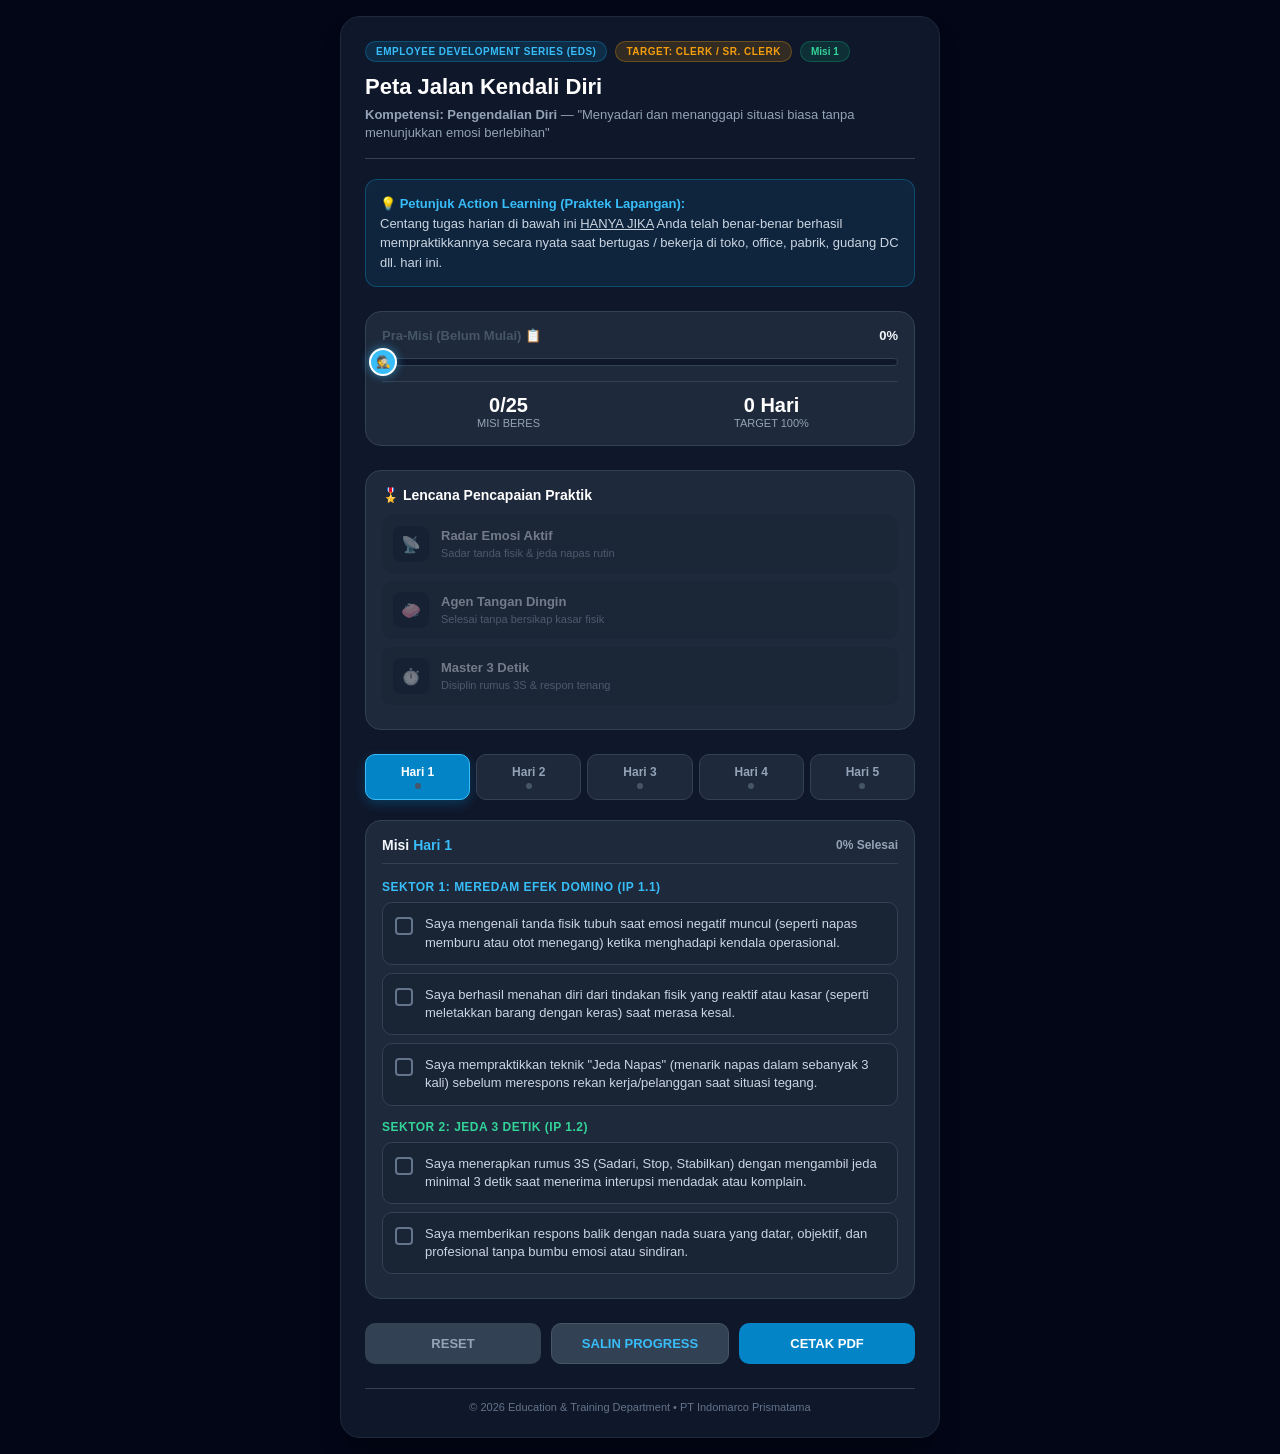
<file: Index.html>
<!DOCTYPE html>
<html lang="id">
<head>
    <meta charset="UTF-8">
    <meta name="viewport" content="width=device-width, initial-scale=1.0">
    <title>Misi 1 EDS - Roadmap Kendali Diri</title>
    <style>
        /* ==========================================================================
           CSS INTERNAL PREMIUM - GABUNGAN DESIGN DARK MODE (100% OFFLINE & FIXED)
           ========================================================================== */
        * {
            box-sizing: border-box;
            margin: 0;
            padding: 0;
            font-family: -apple-system, BlinkMacSystemFont, "Segoe UI", Roboto, sans-serif;
        }

        body {
            background-color: #020617;
            color: #f1f5f9;
            padding: 16px;
            display: flex;
            justify-content: center;
            min-height: 100vh;
        }

        .app-container {
            width: 100%;
            max-width: 600px;
            background-color: #0f172a;
            border-radius: 20px;
            box-shadow: 0 20px 25px -5px rgba(0, 0, 0, 0.3);
            padding: 24px;
            border: 1px solid #1e293b;
        }

        /* Header Area */
        .main-header {
            border-bottom: 1px solid #334155;
            padding-bottom: 16px;
            margin-bottom: 20px;
        }

        .badge-row {
            display: flex;
            flex-wrap: wrap;
            gap: 8px;
            margin-bottom: 12px;
        }

        .badge-eds {
            background-color: rgba(14, 165, 233, 0.15);
            color: #38bdf8;
            font-size: 10px;
            font-weight: 700;
            padding: 4px 10px;
            border-radius: 9999px;
            border: 1px solid rgba(14, 165, 233, 0.3);
            letter-spacing: 0.5px;
            text-transform: uppercase;
        }

        .badge-target {
            background-color: rgba(245, 158, 11, 0.15);
            color: #f59e0b;
            font-size: 10px;
            font-weight: 700;
            padding: 4px 10px;
            border-radius: 9999px;
            border: 1px solid rgba(245, 158, 11, 0.3);
            letter-spacing: 0.5px;
            text-transform: uppercase;
        }

        .badge-misi {
            background-color: rgba(16, 185, 129, 0.15);
            color: #34d399;
            font-size: 10px;
            font-weight: 700;
            padding: 4px 10px;
            border-radius: 9999px;
            border: 1px solid rgba(16, 185, 129, 0.3);
        }

        .main-header h1 {
            font-size: 22px;
            font-weight: 800;
            color: #ffffff;
            margin-bottom: 6px;
        }

        .main-header .sub-info {
            font-size: 13px;
            color: #94a3b8;
            line-height: 1.4;
        }

        /* Banner Instruksi */
        .instruction-banner {
            background-color: rgba(14, 165, 233, 0.1);
            border: 1px solid rgba(14, 165, 233, 0.3);
            padding: 14px;
            border-radius: 12px;
            margin-bottom: 24px;
            font-size: 13px;
            line-height: 1.5;
            color: #cbd5e1;
        }

        .instruction-banner b {
            color: #38bdf8;
        }

        /* Progress Dashboard */
        .progress-card {
            background-color: #1e293b;
            border: 1px solid #334155;
            border-radius: 16px;
            padding: 16px;
            margin-bottom: 24px;
        }

        .progress-meta {
            display: flex;
            justify-content: space-between;
            font-size: 13px;
            font-weight: 700;
            margin-bottom: 12px;
        }

        /* Track Peta Jalan */
        .roadmap-track {
            height: 8px;
            background-color: #0f172a;
            border-radius: 9999px;
            position: relative;
            margin: 15px 0;
            border: 1px solid #334155;
        }

        .roadmap-fill {
            height: 100%;
            background: linear-gradient(to right, #38bdf8, #34d399);
            border-radius: 9999px;
            width: 0%;
            transition: width 0.4s ease;
        }

        .agent-node {
            position: absolute;
            top: 50%;
            transform: translate(-50%, -50%);
            width: 28px;
            height: 28px;
            background-color: #38bdf8;
            border: 2px solid #ffffff;
            border-radius: 50%;
            display: flex;
            align-items: center;
            justify-content: center;
            font-size: 12px;
            box-shadow: 0 0 10px rgba(56, 189, 248, 0.6);
            transition: left 0.4s ease;
            z-index: 10;
        }

        .stats-grid {
            display: grid;
            grid-template-columns: 1fr 1fr;
            gap: 10px;
            border-top: 1px solid #334155;
            padding-top: 12px;
            margin-top: 12px;
            text-align: center;
        }

        .stat-val { font-size: 20px; font-weight: 800; color: #ffffff; }
        .stat-lbl { font-size: 11px; color: #94a3b8; text-transform: uppercase; }

        /* Lencana Lencana */
        .badges-section {
            background-color: #1e293b;
            border: 1px solid #334155;
            border-radius: 16px;
            padding: 16px;
            margin-bottom: 24px;
        }

        .badges-section h3 { font-size: 14px; font-weight: 700; margin-bottom: 12px; color: #ffffff;}

        .badge-item {
            display: flex;
            align-items: center;
            gap: 12px;
            padding: 10px;
            border-radius: 10px;
            background-color: rgba(15, 23, 42, 0.4);
            margin-bottom: 8px;
            border: 1px solid transparent;
            opacity: 0.4;
            transition: all 0.3s;
        }

        .badge-item.unlocked {
            opacity: 1;
            border-color: rgba(56, 189, 248, 0.3);
            background-color: rgba(14, 165, 233, 0.05);
        }

        .badge-icon {
            width: 36px;
            height: 36px;
            background-color: #0f172a;
            border-radius: 8px;
            display: flex;
            align-items: center;
            justify-content: center;
            font-size: 16px;
        }

        .badge-info p { font-size: 13px; font-weight: 700; color: #f1f5f9; }
        .badge-info span { font-size: 11px; color: #94a3b8; }

        /* Tab Hari */
        .tabs-grid {
            display: grid;
            grid-template-columns: repeat(5, 1fr);
            gap: 6px;
            margin-bottom: 20px;
        }

        .tab-btn {
            background-color: #1e293b;
            border: 1px solid #334155;
            color: #94a3b8;
            padding: 10px 4px;
            border-radius: 10px;
            font-size: 12px;
            font-weight: 700;
            cursor: pointer;
            text-align: center;
            transition: all 0.2s;
        }

        .tab-btn.active {
            background-color: #0284c7;
            color: #ffffff;
            border-color: #38bdf8;
            box-shadow: 0 4px 12px rgba(2, 132, 199, 0.3);
        }

        .day-dot {
            display: block;
            width: 6px;
            height: 6px;
            border-radius: 50%;
            background-color: #475569;
            margin: 4px auto 0 auto;
        }

        /* Misi Checklist Card */
        .misi-card {
            background-color: #1e293b;
            border: 1px solid #334155;
            border-radius: 16px;
            padding: 16px;
            margin-bottom: 24px;
        }

        .misi-card-header {
            display: flex;
            justify-content: space-between;
            align-items: center;
            border-bottom: 1px solid #334155;
            padding-bottom: 10px;
            margin-bottom: 16px;
        }

        .sector-title {
            font-size: 12px;
            font-weight: 800;
            color: #38bdf8;
            text-transform: uppercase;
            letter-spacing: 0.5px;
            margin: 14px 0 8px 0;
        }
        .sector-title.emerald { color: #34d399; }

        .checklist-row {
            display: flex;
            align-items: flex-start;
            padding: 12px;
            background-color: rgba(15, 23, 42, 0.3);
            border: 1px solid #334155;
            border-radius: 10px;
            margin-bottom: 8px;
            cursor: pointer;
            transition: all 0.2s;
        }

        .checklist-row:hover { background-color: rgba(15, 23, 42, 0.6); }

        .checklist-row input { position: absolute; opacity: 0; }

        .box-indicator {
            width: 18px;
            height: 18px;
            border: 2px solid #64748b;
            border-radius: 4px;
            margin-right: 12px;
            margin-top: 2px;
            flex-shrink: 0;
            position: relative;
        }

        .checklist-row input:checked ~ .box-indicator {
            background-color: #0284c7;
            border-color: #38bdf8;
        }
        
        .checklist-row.emerald-row input:checked ~ .box-indicator {
            background-color: #059669;
            border-color: #34d399;
        }

        .box-indicator:after {
            content: "✓";
            position: absolute;
            color: white;
            font-size: 11px;
            font-weight: bold;
            top: -2px;
            left: 2px;
            display: none;
        }

        .checklist-row input:checked ~ .box-indicator:after { display: block; }

        .item-text { font-size: 13px; color: #cbd5e1; line-height: 1.4; }
        .checklist-row input:checked ~ .item-text { color: #64748b; text-decoration: line-through; }

        /* Footer & Buttons */
        .footer-actions { display: flex; gap: 10px; margin-top: 20px; }
        .btn {
            flex: 1; padding: 12px; font-size: 13px; font-weight: 700; border-radius: 10px;
            border: none; cursor: pointer; text-align: center; text-transform: uppercase;
        }
        .btn-reset { background-color: #334155; color: #94a3b8; }
        .btn-reset:hover { background-color: #475569; color: white; }
        .btn-save { background-color: #0284c7; color: white; }
        .btn-save:hover { background-color: #0369a1; }

        .copyright { text-align: center; margin-top: 24px; font-size: 11px; color: #64748b; border-top: 1px solid #334155; padding-top: 12px; }

        /* Modal Kustom */
        .modal-bg { position: fixed; inset: 0; background-color: rgba(0,0,0,0.7); display: flex; align-items: center; justify-content: center; opacity: 0; pointer-events: none; transition: 0.3s; z-index: 100; padding: 16px;}
        .modal-bg.show { opacity: 1; pointer-events: auto; }
        .modal-content { background-color: #1e293b; border: 1px solid #334155; padding: 20px; border-radius: 16px; max-width: 360px; text-align: center; }

        /* Toast */
        .toast-box { position: fixed; bottom: 20px; left: 50%; transform: translate(-50%, 100px); background-color: #1e293b; border: 1px solid #334155; padding: 10px 20px; font-size: 12px; font-weight: 700; color: #38bdf8; border-radius: 8px; transition: 0.3s; opacity: 0; z-index: 200; }
        .toast-box.show { transform: translate(-50%, 0); opacity: 1; }
    </style>
</head>
<body>

    <!-- Dialog Box Reset Kustom -->
    <div id="reset-modal" class="modal-bg">
        <div class="modal-content">
            <p style="font-size: 16px; font-weight: 800; margin-bottom: 8px;">Reset Peta Jalan Misi?</p>
            <p style="font-size: 13px; color: #94a3b8; margin-bottom: 20px;">Apakah Anda yakin ingin menghapus catatan kemajuan latihan kompetensi minggu ini?</p>
            <div style="display: flex; gap: 10px;">
                <button onclick="closeModal()" class="btn btn-reset" style="padding: 8px;">Batal</button>
                <button onclick="confirmReset()" class="btn" style="background-color: #ef4444; color: white; padding: 8px;">Ya, Reset</button>
            </div>
        </div>
    </div>

    <!-- Toast Alert Kustom -->
    <div id="toast-alert" class="toast-box">Progres lapangan berhasil diperbarui!</div>

    <div class="app-container">
        
        <!-- HEADER UTAMA -->
        <header class="main-header">
            <div class="badge-row">
                <span class="badge-eds">Employee Development Series (EDS)</span>
                <span class="badge-target">Target: Clerk / Sr. Clerk</span>
                <span class="badge-misi">Misi 1</span>
            </div>
            <h1>Peta Jalan Kendali Diri</h1>
            <p class="sub-info"><b>Kompetensi: Pengendalian Diri</b> — "Menyadari dan menanggapi situasi biasa tanpa menunjukkan emosi berlebihan"</p>
        </header>

        <!-- PETUNJUK -->
        <div class="instruction-banner">
            💡 <b>Petunjuk Action Learning (Praktek Lapangan):</b><br>
            Centang tugas harian di bawah ini <u>HANYA JIKA</u> Anda telah benar-benar berhasil mempraktikkannya secara nyata saat bertugas / bekerja di toko, office, pabrik, gudang DC dll. hari ini.
        </div>

        <!-- DASHBOARD PROGRESS MAP -->
        <div class="progress-card">
            <div class="progress-meta">
                <span id="rank-title" style="color: #38bdf8;">Pra-Misi (Belum Mulai)</span>
                <span id="percent-txt">0%</span>
            </div>
            
            <div class="roadmap-track">
                <div id="roadmap-fill" class="roadmap-fill"></div>
                <div id="avatar-node" class="agent-node" style="left: 0%;">🕵️</div>
            </div>

            <div class="stats-grid">
                <div>
                    <p class="stat-val" id="total-checked">0/25</p>
                    <p class="stat-lbl">Misi Beres</p>
                </div>
                <div>
                    <p class="stat-val" id="streak-txt">0 Hari</p>
                    <p class="stat-lbl">Target 100%</p>
                </div>
            </div>
        </div>

        <!-- LENCANA -->
        <div class="badges-section">
            <h3>🎖️ Lencana Pencapaian Praktik</h3>
            
            <div id="badge-1" class="badge-item">
                <div class="badge-icon">📡</div>
                <div class="badge-info"><p>Radar Emosi Aktif</p><span>Sadar tanda fisik & jeda napas rutin</span></div>
            </div>
            <div id="badge-2" class="badge-item">
                <div class="badge-icon">🧼</div>
                <div class="badge-info"><p>Agen Tangan Dingin</p><span>Selesai tanpa bersikap kasar fisik</span></div>
            </div>
            <div id="badge-3" class="badge-item">
                <div class="badge-icon">⏱️</div>
                <div class="badge-info"><p>Master 3 Detik</p><span>Disiplin rumus 3S & respon tenang</span></div>
            </div>
        </div>

        <!-- TAB HARI (HARI 1 - HARI 5) -->
        <div class="tabs-grid">
            <button onclick="switchDay('Hari 1')" id="tab-Hari_1" class="tab-btn active">Hari 1<span id="dot-Hari_1" class="day-dot"></span></button>
            <button onclick="switchDay('Hari 2')" id="tab-Hari_2" class="tab-btn">Hari 2<span id="dot-Hari_2" class="day-dot"></span></button>
            <button onclick="switchDay('Hari 3')" id="tab-Hari_3" class="tab-btn">Hari 3<span id="dot-Hari_3" class="day-dot"></span></button>
            <button onclick="switchDay('Hari 4')" id="tab-Hari_4" class="tab-btn">Hari 4<span id="dot-Hari_4" class="day-dot"></span></button>
            <button onclick="switchDay('Hari 5')" id="tab-Hari_5" class="tab-btn">Hari 5<span id="dot-Hari_5" class="day-dot"></span></button>
        </div>

        <!-- MONITOR BOARD -->
        <div class="misi-card">
            <div class="misi-card-header">
                <span style="font-weight: 700; font-size: 14px;">Misi <span id="day-title" style="color: #38bdf8;">Hari 1</span></span>
                <span id="day-pct" style="font-size: 12px; color: #94a3b8; font-weight: bold;">0% Selesai</span>
            </div>

            <p class="sector-title">Sektor 1: Meredam Efek Domino (IP 1.1)</p>
            
            <label class="checklist-row">
                <input type="checkbox" id="check-1-1" onchange="toggleTask('1.1')">
                <span class="box-indicator"></span>
                <span class="item-text">Saya mengenali tanda fisik tubuh saat emosi negatif muncul (seperti napas memburu atau otot menegang) ketika menghadapi kendala operasional.</span>
            </label>
            
            <label class="checklist-row">
                <input type="checkbox" id="check-1-2" onchange="toggleTask('1.2')">
                <span class="box-indicator"></span>
                <span class="item-text">Saya berhasil menahan diri dari tindakan fisik yang reaktif atau kasar (seperti meletakkan barang dengan keras) saat merasa kesal.</span>
            </label>
            
            <label class="checklist-row">
                <input type="checkbox" id="check-1-3" onchange="toggleTask('1.3')">
                <span class="box-indicator"></span>
                <span class="item-text">Saya mempraktikkan teknik "Jeda Napas" (menarik napas dalam sebanyak 3 kali) sebelum merespons rekan kerja/pelanggan saat situasi tegang.</span>
            </label>

            <p class="sector-title emerald">Sektor 2: Jeda 3 Detik (IP 1.2)</p>

            <label class="checklist-row emerald-row">
                <input type="checkbox" id="check-2-1" onchange="toggleTask('2.1')">
                <span class="box-indicator"></span>
                <span class="item-text">Saya menerapkan rumus 3S (Sadari, Stop, Stabilkan) dengan mengambil jeda minimal 3 detik saat menerima interupsi mendadak atau komplain.</span>
            </label>
            
            <label class="checklist-row emerald-row">
                <input type="checkbox" id="check-2-2" onchange="toggleTask('2.2')">
                <span class="box-indicator"></span>
                <span class="item-text">Saya memberikan respons balik dengan nada suara yang datar, objektif, dan profesional tanpa bumbu emosi atau sindiran.</span>
            </label>
        </div>

        <!-- ACTION CONTROLS -->
        <div class="footer-actions">
            <button onclick="openModal()" class="btn btn-reset">Reset</button>
            <button onclick="salinProgress()" class="btn btn-save" style="background-color: #334155; color: #38bdf8; border: 1px solid #475569;">Salin Progress</button>
            <button onclick="window.print()" class="btn btn-save">Cetak PDF</button>
        </div>

        <footer class="copyright">
            © 2026 Education & Training Department • PT Indomarco Prismatama
        </footer>
    </div>

    <!-- LOGIKA CORE CONTROLLER -->
    <script>
        const KEY = 'eds_production_final_v5';
        let state = {
            activeDay: 'Hari 1',
            data: {
                'Hari 1':   { '1.1': false, '1.2': false, '1.3': false, '2.1': false, '2.2': false },
                'Hari 2':  { '1.1': false, '1.2': false, '1.3': false, '2.1': false, '2.2': false },
                'Hari 3':    { '1.1': false, '1.2': false, '1.3': false, '2.1': false, '2.2': false },
                'Hari 4':   { '1.1': false, '1.2': false, '1.3': false, '2.1': false, '2.2': false },
                'Hari 5':   { '1.1': false, '1.2': false, '1.3': false, '2.1': false, '2.2': false }
            }
        };
        const days = ['Hari 1', 'Hari 2', 'Hari 3', 'Hari 4', 'Hari 5'];

        window.onload = function() {
            try {
                const local = localStorage.getItem(KEY);
                if (local) state = JSON.parse(local);
            } catch (e) {}
            switchDay(state.activeDay || 'Hari 1');
            updateGlobal();
        };

        function save() { try { localStorage.setItem(KEY, JSON.stringify(state)); } catch (e) {} }

        function showToast(msg) {
            const t = document.getElementById('toast-alert');
            t.innerText = msg; t.classList.add('show');
            setTimeout(() => t.classList.remove('show'), 2500);
        }

        function openModal() { document.getElementById('reset-modal').classList.add('show'); }
        function closeModal() { document.getElementById('reset-modal').classList.remove('show'); }
        
        function confirmReset() {
            days.forEach(d => { state.data[d] = { '1.1': false, '1.2': false, '1.3': false, '2.1': false, '2.2': false }; });
            save(); switchDay('Hari 1'); updateGlobal(); closeModal();
            showToast('Misi lapangan berhasil disetel ulang!');
        }

        function switchDay(day) {
            state.activeDay = day; save();
            days.forEach(d => {
                const safeId = d.replace(' ', '_');
                document.getElementById(`tab-${safeId}`).className = (d === day) ? "tab-btn active" : "tab-btn";
            });
            document.getElementById('day-title').innerText = day;
            document.getElementById('check-1-1').checked = state.data[day]['1.1'];
            document.getElementById('check-1-2').checked = state.data[day]['1.2'];
            document.getElementById('check-1-3').checked = state.data[day]['1.3'];
            document.getElementById('check-2-1').checked = state.data[day]['2.1'];
            document.getElementById('check-2-2').checked = state.data[day]['2.2'];
            updateDayLabel(day);
        }

        function toggleTask(id) {
            state.data[state.activeDay][id] = document.getElementById(`check-${id.replace('.','-')}`).checked;
            save(); updateDayLabel(state.activeDay); updateGlobal();
            showToast('Progres berhasil direkam!');
        }

        function updateDayLabel(day) {
            const count = Object.values(state.data[day]).filter(v => v).length;
            const pct = Math.round((count / 5) * 100);
            document.getElementById('day-pct').innerText = `${pct}% Selesai`;
            
            const safeId = day.replace(' ', '_');
            const dot = document.getElementById(`dot-${safeId}`);
            dot.style.backgroundColor = (pct === 100) ? "#34d399" : (pct > 0 ? "#38bdf8" : "#475569");
        }

        function updateGlobal() {
            let total = 0, streaks = 0;
            let b1 = true, b2 = true, b3 = true;

            days.forEach(d => {
                const dData = state.data[d];
                const c = Object.values(dData).filter(v => v).length;
                total += c;
                if (c === 5) streaks++;
                if (!dData['1.1'] || !dData['1.3']) b1 = false;
                if (!dData['1.2']) b2 = false;
                if (!dData['2.1'] || !dData['2.2']) b3 = false;
            });

            const totalPct = Math.round((total / 25) * 100);
            document.getElementById('total-checked').innerText = `${total}/25`;
            document.getElementById('percent-txt').innerText = `${totalPct}%`;
            document.getElementById('roadmap-fill').style.width = `${totalPct}%`;
            document.getElementById('avatar-node').style.left = `${totalPct}%`;
            document.getElementById('streak-txt').innerText = `${streaks} Hari`;

            const rank = document.getElementById('rank-title');
            if(totalPct === 100) { rank.innerText = "Master Kendali Diri 🏆"; rank.style.color = "#34d399"; }
            else if(totalPct >= 70) { rank.innerText = "Agen Ahli 🛡️"; rank.style.color = "#38bdf8"; }
            else if(totalPct >= 40) { rank.innerText = "Agen Siaga ⚡"; rank.style.color = "#60a5fa"; }
            else if(totalPct >= 10) { rank.innerText = "Agen Pemula 🔍"; rank.style.color = "#94a3b8"; }
            else { rank.innerText = "Pra-Misi (Belum Mulai) 📋"; rank.style.color = "#475569"; }

            document.getElementById('badge-1').className = b1 ? "badge-item unlocked" : "badge-item";
            document.getElementById('badge-2').className = b2 ? "badge-item unlocked" : "badge-item";
            document.getElementById('badge-3').className = b3 ? "badge-item unlocked" : "badge-item";
            
            days.forEach(d => updateDayLabel(d));
        }

        function salinProgress() {
            let total = 0; days.forEach(d => total += Object.values(state.data[d]).filter(v => v).length);
            let txt = `### EDS (MISI 1): ROADMAP KENDALI DIRI\n📍 Progress Pencapaian: ${Math.round((total/25)*100)}% (${total}/25 Misi Lapangan Selesai)\n\n**Detail Penyelesaian Harian:**\n`;
            days.forEach(day => {
                let d = [];
                if(state.data[day]['1.1']) d.push("Sadar Fisik");
                if(state.data[day]['1.2']) d.push("Tahan Reaksi");
                if(state.data[day]['1.3']) d.push("Jeda Napas");
                if(state.data[day]['2.1']) d.push("Rumus 3S");
                if(state.data[day]['2.2']) d.push("Respon Datar");
                txt += `- ${day}: ${d.length > 0 ? d.join(', ') : 'Belum praktek'}\n`;
            });
            const ta = document.createElement("textarea"); ta.value = txt; document.body.appendChild(ta); ta.select();
            try { document.execCommand('copy'); showToast('Laporan progres berhasil disalin ke WhatsApp!'); } catch (e) {}
            document.body.removeChild(ta);
        }
    </script>
</body>
</html>
</file>
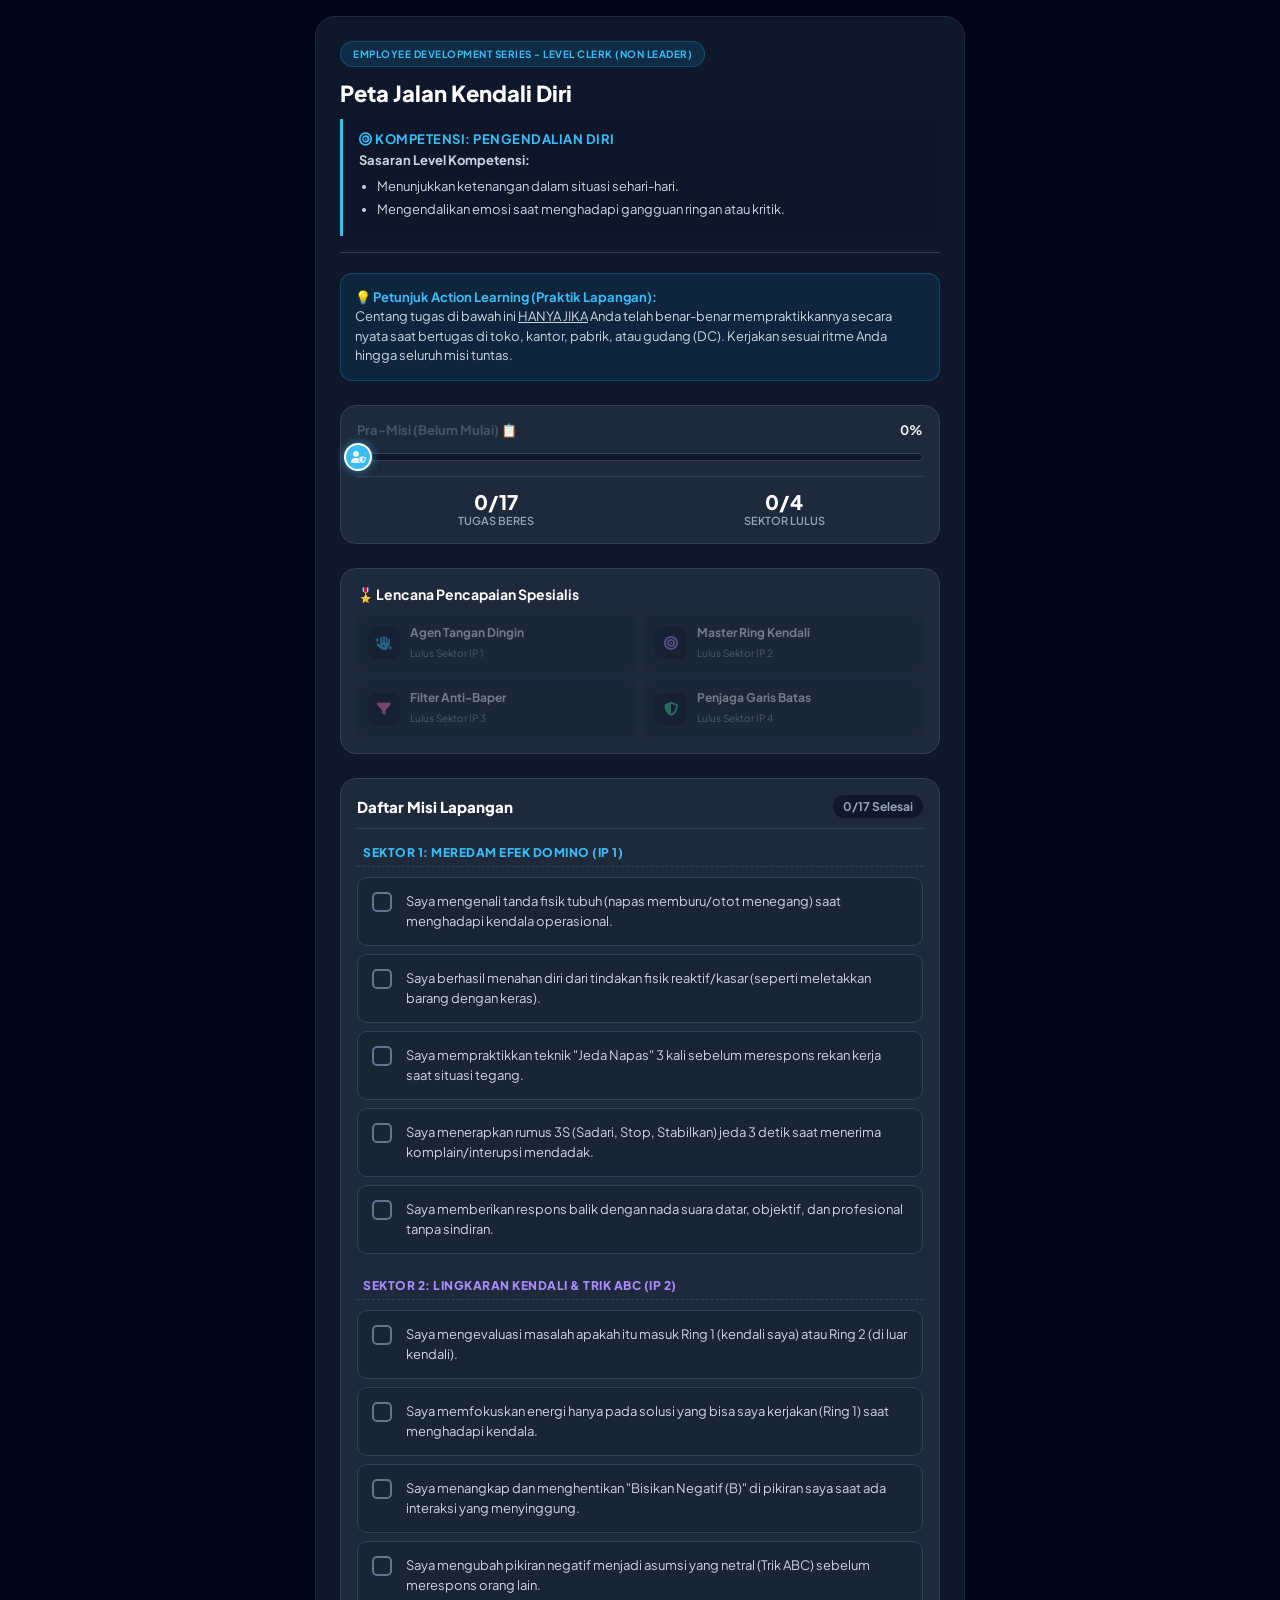
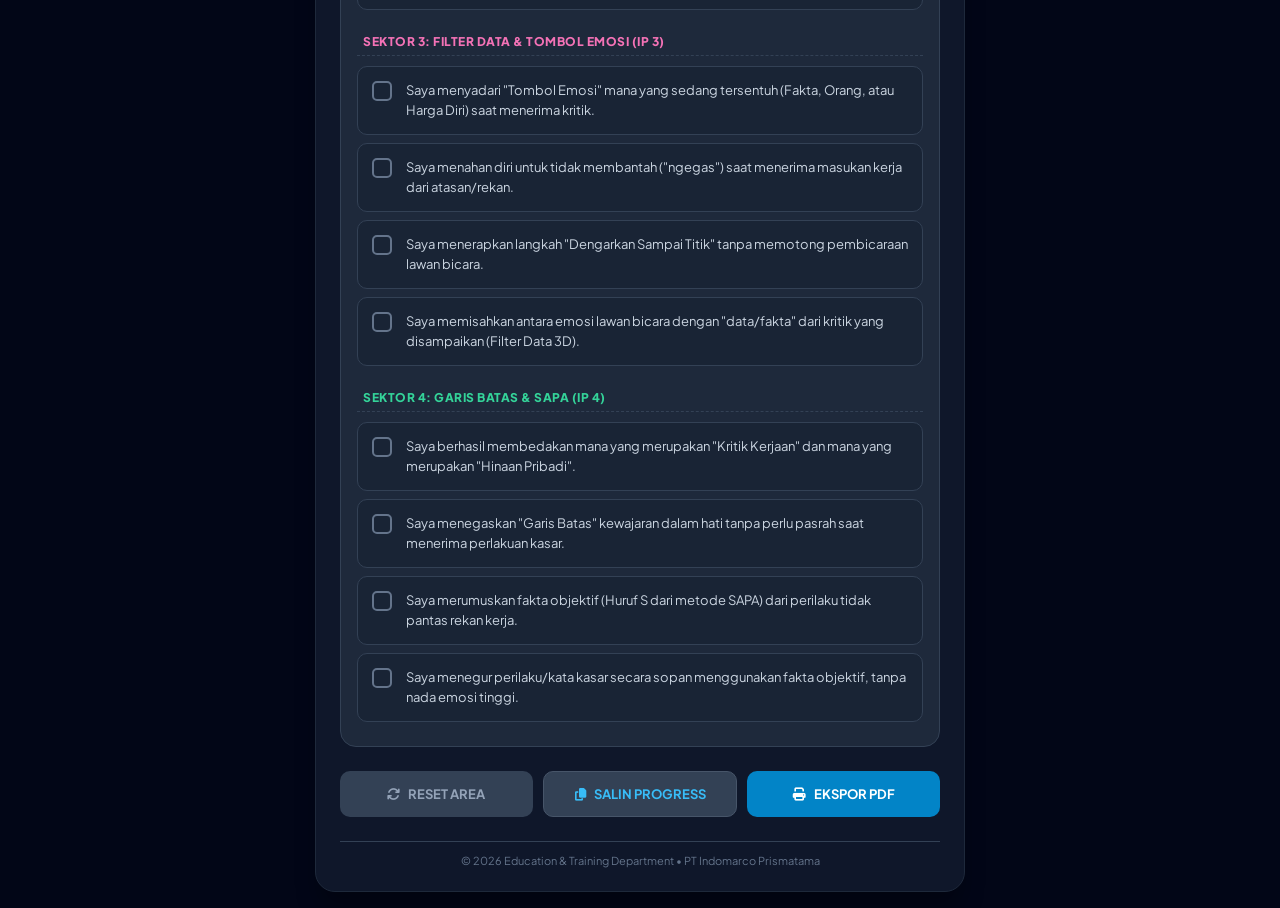
<file: index.html>
<!DOCTYPE html>
<html lang="id">
<head>
    <meta charset="UTF-8">
    <meta name="viewport" content="width=device-width, initial-scale=1.0">
    <title>Learning Plan 1 EDS - Roadmap Kendali Diri</title>
    <!-- FontAwesome Icons for Gamified Design -->
    <link rel="stylesheet" href="https://cdnjs.cloudflare.com/ajax/libs/font-awesome/6.4.0/css/all.min.css">
    <!-- Google Fonts -->
    <link href="https://fonts.googleapis.com/css2?family=Plus+Jakarta+Sans:wght@400;500;600;700;800&display=swap" rel="stylesheet">
    <style>
        /* ==========================================================================
           CSS INTERNAL PREMIUM - GABUNGAN DESIGN DARK MODE (100% OFFLINE & FIXED)
           Semua styling diletakkan secara internal agar anti-error di GitHub Pages
           ========================================================================== */
        * { box-sizing: border-box; margin: 0; padding: 0; font-family: 'Plus Jakarta Sans', sans-serif; }
        body { background-color: #020617; color: #f1f5f9; padding: 16px; display: flex; justify-content: center; min-height: 100vh; }
        .app-container { width: 100%; max-width: 650px; background-color: #0f172a; border-radius: 20px; box-shadow: 0 20px 25px -5px rgba(0, 0, 0, 0.3); padding: 24px; border: 1px solid #1e293b; }

        /* Custom scrollbar */
        ::-webkit-scrollbar { width: 6px; }
        ::-webkit-scrollbar-track { background: #0f172a; }
        ::-webkit-scrollbar-thumb { background: #334155; border-radius: 3px; }

        /* Header Area */
        .main-header { border-bottom: 1px solid #334155; padding-bottom: 16px; margin-bottom: 20px; }
        .badge-row { display: flex; flex-wrap: wrap; gap: 8px; margin-bottom: 12px; }
        .badge-item-top { font-size: 10px; font-weight: 700; padding: 6px 12px; border-radius: 9999px; letter-spacing: 0.5px; text-transform: uppercase; }
        .badge-eds { background-color: rgba(14, 165, 233, 0.15); color: #38bdf8; border: 1px solid rgba(14, 165, 233, 0.3); }
        .badge-misi { background-color: rgba(16, 185, 129, 0.15); color: #34d399; border: 1px solid rgba(16, 185, 129, 0.3); }

        .main-header h1 { font-size: 22px; font-weight: 800; color: #ffffff; margin-bottom: 12px; }
        
        .kompetensi-box { background-color: rgba(15, 23, 42, 0.6); border-left: 3px solid #38bdf8; padding: 12px 16px; border-radius: 0 8px 8px 0; }
        .kompetensi-title { font-size: 13px; color: #38bdf8; font-weight: 700; margin-bottom: 4px; text-transform: uppercase; letter-spacing: 0.5px;}
        .kompetensi-desc { font-size: 13px; color: #cbd5e1; line-height: 1.5; }
        .kompetensi-desc ul { margin-top: 6px; padding-left: 18px; }
        .kompetensi-desc li { margin-bottom: 4px; }

        /* Banner Instruksi */
        .instruction-banner { background-color: rgba(14, 165, 233, 0.1); border: 1px solid rgba(14, 165, 233, 0.3); padding: 14px; border-radius: 12px; margin-bottom: 24px; font-size: 13px; line-height: 1.5; color: #cbd5e1; }
        .instruction-banner b { color: #38bdf8; }

        /* Progress Dashboard */
        .progress-card { background-color: #1e293b; border: 1px solid #334155; border-radius: 16px; padding: 16px; margin-bottom: 24px; }
        .progress-meta { display: flex; justify-content: space-between; font-size: 13px; font-weight: 700; margin-bottom: 12px; }

        /* Track Peta Jalan */
        .roadmap-track { height: 8px; background-color: #0f172a; border-radius: 9999px; position: relative; margin: 15px 0; border: 1px solid #334155; }
        .roadmap-fill { height: 100%; background: linear-gradient(to right, #38bdf8, #34d399); border-radius: 9999px; width: 0%; transition: width 0.4s ease; }
        .agent-node { position: absolute; top: 50%; transform: translate(-50%, -50%); width: 28px; height: 28px; background-color: #38bdf8; border: 2px solid #ffffff; border-radius: 50%; display: flex; align-items: center; justify-content: center; font-size: 12px; box-shadow: 0 0 10px rgba(56, 189, 248, 0.6); transition: left 0.4s ease; z-index: 10; }
        .stats-grid { display: grid; grid-template-columns: 1fr 1fr; gap: 10px; border-top: 1px solid #334155; padding-top: 12px; margin-top: 12px; text-align: center; }
        .stat-val { font-size: 20px; font-weight: 800; color: #ffffff; }
        .stat-lbl { font-size: 11px; color: #94a3b8; text-transform: uppercase; font-weight: 600; }

        /* Lencana Lencana */
        .badges-section { background-color: #1e293b; border: 1px solid #334155; border-radius: 16px; padding: 16px; margin-bottom: 24px; }
        .badges-section h3 { font-size: 14px; font-weight: 700; margin-bottom: 12px; color: #ffffff;}
        .badge-grid { display: grid; grid-template-columns: 1fr 1fr; gap: 8px; }
        .badge-item { display: flex; align-items: center; gap: 10px; padding: 10px; border-radius: 10px; background-color: rgba(15, 23, 42, 0.4); border: 1px solid transparent; opacity: 0.4; transition: all 0.3s; }
        .badge-item.unlocked { opacity: 1; border-color: rgba(56, 189, 248, 0.3); background-color: rgba(14, 165, 233, 0.05); }
        .badge-icon { width: 32px; height: 32px; background-color: #0f172a; border-radius: 8px; display: flex; align-items: center; justify-content: center; font-size: 14px; flex-shrink: 0;}
        .badge-info p { font-size: 12px; font-weight: 700; color: #f1f5f9; line-height: 1.2; }
        .badge-info span { font-size: 10px; color: #94a3b8; }

        /* Misi Checklist Card */
        .misi-card { background-color: #1e293b; border: 1px solid #334155; border-radius: 16px; padding: 16px; margin-bottom: 24px; }
        .misi-card-header { display: flex; justify-content: space-between; align-items: center; border-bottom: 1px solid #334155; padding-bottom: 10px; margin-bottom: 16px; }
        .sector-title { font-size: 12px; font-weight: 800; text-transform: uppercase; letter-spacing: 0.5px; margin: 24px 0 10px 0; display: flex; align-items: center; gap: 6px; padding-bottom: 6px; border-bottom: 1px dashed #334155;}
        .sector-title:first-of-type { margin-top: 0; }
        .sector-title i { font-size: 14px; }
        
        .t-ip1 { color: #38bdf8; } /* Sky Blue */
        .t-ip2 { color: #a78bfa; } /* Purple */
        .t-ip3 { color: #f472b6; } /* Pink */
        .t-ip4 { color: #34d399; } /* Emerald */

        .checklist-row { display: flex; align-items: flex-start; padding: 14px; background-color: rgba(15, 23, 42, 0.3); border: 1px solid #334155; border-radius: 10px; margin-bottom: 8px; cursor: pointer; transition: all 0.2s; }
        .checklist-row:hover { background-color: rgba(15, 23, 42, 0.6); }
        .checklist-row input { position: absolute; opacity: 0; }
        .box-indicator { width: 20px; height: 20px; border: 2px solid #64748b; border-radius: 5px; margin-right: 14px; margin-top: 0px; flex-shrink: 0; position: relative; transition: all 0.2s; }
        
        .row-ip1 input:checked ~ .box-indicator { background-color: #0284c7; border-color: #38bdf8; }
        .row-ip2 input:checked ~ .box-indicator { background-color: #7c3aed; border-color: #a78bfa; }
        .row-ip3 input:checked ~ .box-indicator { background-color: #db2777; border-color: #f472b6; }
        .row-ip4 input:checked ~ .box-indicator { background-color: #059669; border-color: #34d399; }

        .box-indicator:after { content: "✓"; position: absolute; color: white; font-size: 12px; font-weight: bold; top: -1px; left: 3px; display: none; }
        .checklist-row input:checked ~ .box-indicator:after { display: block; }
        .item-text { font-size: 13px; color: #cbd5e1; line-height: 1.5; transition: all 0.2s; }
        .checklist-row input:checked ~ .item-text { color: #64748b; text-decoration: line-through; }

        /* Footer & Buttons */
        .footer-actions { display: flex; gap: 10px; margin-top: 20px; flex-wrap: wrap; }
        .btn { flex: 1; min-width: 120px; padding: 14px; font-size: 13px; font-weight: 700; border-radius: 10px; border: none; cursor: pointer; text-align: center; text-transform: uppercase; transition: all 0.2s; display: flex; justify-content: center; align-items: center; gap: 8px; }
        .btn-reset { background-color: #334155; color: #94a3b8; }
        .btn-reset:hover { background-color: #475569; color: white; }
        .btn-save { background-color: #0284c7; color: white; }
        .btn-save:hover { background-color: #0369a1; }
        .copyright { text-align: center; margin-top: 24px; font-size: 11px; color: #64748b; border-top: 1px solid #334155; padding-top: 12px; }

        /* Modal Kustom & Toast */
        .modal-bg { position: fixed; inset: 0; background-color: rgba(0,0,0,0.7); display: flex; align-items: center; justify-content: center; opacity: 0; pointer-events: none; transition: 0.3s; z-index: 100; padding: 16px;}
        .modal-bg.show { opacity: 1; pointer-events: auto; }
        .modal-content { background-color: #1e293b; border: 1px solid #334155; padding: 24px; border-radius: 16px; max-width: 360px; text-align: center; }
        .toast-box { position: fixed; bottom: 20px; left: 50%; transform: translate(-50%, 100px); background-color: #1e293b; border: 1px solid #334155; padding: 12px 24px; font-size: 13px; font-weight: 700; color: #38bdf8; border-radius: 8px; transition: 0.4s cubic-bezier(0.175, 0.885, 0.32, 1.275); opacity: 0; z-index: 200; box-shadow: 0 10px 25px rgba(0,0,0,0.5); }
        .toast-box.show { transform: translate(-50%, 0); opacity: 1; }
    </style>
</head>
<body>

    <!-- Dialog Box Reset Kustom -->
    <div id="reset-modal" class="modal-bg">
        <div class="modal-content">
            <div style="font-size: 32px; color: #ef4444; margin-bottom: 12px;"><i class="fa-solid fa-triangle-exclamation"></i></div>
            <p style="font-size: 16px; font-weight: 800; margin-bottom: 8px; color: #ffffff;">Reset Peta Jalan Misi?</p>
            <p style="font-size: 13px; color: #94a3b8; margin-bottom: 24px;">Apakah Anda yakin ingin menghapus seluruh catatan kemajuan praktik lapangan Learning Plan 1?</p>
            <div style="display: flex; gap: 10px;">
                <button onclick="closeModal()" class="btn btn-reset">Batal</button>
                <button onclick="confirmReset()" class="btn" style="background-color: #ef4444; color: white;">Ya, Reset</button>
            </div>
        </div>
    </div>

    <!-- Toast Notification -->
    <div id="toast-alert" class="toast-box"><i class="fa-solid fa-circle-check"></i> Progres berhasil diperbarui!</div>

    <div class="app-container">
        
        <!-- HEADER UTAMA -->
        <header class="main-header">
            <div class="badge-row">
                <span class="badge-item-top badge-eds">Employee Development Series - Level Clerk (Non Leader)</span>
            </div>
            <h1>Peta Jalan Kendali Diri</h1>
            
            <div class="kompetensi-box">
                <p class="kompetensi-title"><i class="fa-solid fa-bullseye"></i> Kompetensi: Pengendalian Diri</p>
                <div class="kompetensi-desc">
                    <p><b>Sasaran Level Kompetensi:</b></p>
                    <ul>
                        <li>Menunjukkan ketenangan dalam situasi sehari-hari.</li>
                        <li>Mengendalikan emosi saat menghadapi gangguan ringan atau kritik.</li>
                    </ul>
                </div>
            </div>
        </header>

        <!-- PETUNJUK -->
        <div class="instruction-banner">
            💡 <b>Petunjuk Action Learning (Praktik Lapangan):</b><br>
            Centang tugas di bawah ini <u>HANYA JIKA</u> Anda telah benar-benar mempraktikkannya secara nyata saat bertugas di toko, kantor, pabrik, atau gudang (DC). Kerjakan sesuai ritme Anda hingga seluruh misi tuntas.
        </div>

        <!-- DASHBOARD PROGRESS MAP -->
        <div class="progress-card">
            <div class="progress-meta">
                <span id="rank-title" style="color: #38bdf8;">Pra-Misi (Belum Mulai)</span>
                <span id="percent-txt">0%</span>
            </div>
            <div class="roadmap-track">
                <div id="roadmap-fill" class="roadmap-fill"></div>
                <div id="avatar-node" class="agent-node" style="left: 0%;"><i class="fa-solid fa-user-shield"></i></div>
            </div>
            <div class="stats-grid">
                <div><p class="stat-val" id="total-checked">0/17</p><p class="stat-lbl">Tugas Beres</p></div>
                <div><p class="stat-val" id="sektor-lulus">0/4</p><p class="stat-lbl">Sektor Lulus</p></div>
            </div>
        </div>

        <!-- LENCANA (PER SEKTOR IP) -->
        <div class="badges-section">
            <h3>🎖️ Lencana Pencapaian Spesialis</h3>
            <div class="badge-grid">
                <div id="badge-1" class="badge-item">
                    <div class="badge-icon" style="color: #38bdf8;"><i class="fa-solid fa-hand-sparkles"></i></div>
                    <div class="badge-info"><p>Agen Tangan Dingin</p><span>Lulus Sektor IP 1</span></div>
                </div>
                <div id="badge-2" class="badge-item">
                    <div class="badge-icon" style="color: #a78bfa;"><i class="fa-solid fa-bullseye"></i></div>
                    <div class="badge-info"><p>Master Ring Kendali</p><span>Lulus Sektor IP 2</span></div>
                </div>
                <div id="badge-3" class="badge-item">
                    <div class="badge-icon" style="color: #f472b6;"><i class="fa-solid fa-filter"></i></div>
                    <div class="badge-info"><p>Filter Anti-Baper</p><span>Lulus Sektor IP 3</span></div>
                </div>
                <div id="badge-4" class="badge-item">
                    <div class="badge-icon" style="color: #34d399;"><i class="fa-solid fa-shield-halved"></i></div>
                    <div class="badge-info"><p>Penjaga Garis Batas</p><span>Lulus Sektor IP 4</span></div>
                </div>
            </div>
        </div>

        <!-- MONITOR BOARD (LIST CHECKLIST UNTUK 4 IP) -->
        <div class="misi-card">
            <div class="misi-card-header">
                <span style="font-weight: 800; font-size: 15px; color: #ffffff;">Daftar Misi Lapangan</span>
                <span id="day-pct" style="font-size: 12px; color: #94a3b8; font-weight: bold; background: #0f172a; padding: 4px 10px; border-radius: 20px;">0/17 Selesai</span>
            </div>

            <!-- SEKTOR 1: IP 1.1 & 1.2 -->
            <p class="sector-title t-ip1"><i class="fa-solid fa-circle-1"></i> Sektor 1: Meredam Efek Domino (IP 1)</p>
            <label class="checklist-row row-ip1">
                <input type="checkbox" id="check-1-1" onchange="toggleTask('1.1')"><span class="box-indicator"></span>
                <span class="item-text">Saya mengenali tanda fisik tubuh (napas memburu/otot menegang) saat menghadapi kendala operasional.</span>
            </label>
            <label class="checklist-row row-ip1">
                <input type="checkbox" id="check-1-2" onchange="toggleTask('1.2')"><span class="box-indicator"></span>
                <span class="item-text">Saya berhasil menahan diri dari tindakan fisik reaktif/kasar (seperti meletakkan barang dengan keras).</span>
            </label>
            <label class="checklist-row row-ip1">
                <input type="checkbox" id="check-1-3" onchange="toggleTask('1.3')"><span class="box-indicator"></span>
                <span class="item-text">Saya mempraktikkan teknik "Jeda Napas" 3 kali sebelum merespons rekan kerja saat situasi tegang.</span>
            </label>
            <label class="checklist-row row-ip1">
                <input type="checkbox" id="check-1-4" onchange="toggleTask('1.4')"><span class="box-indicator"></span>
                <span class="item-text">Saya menerapkan rumus 3S (Sadari, Stop, Stabilkan) jeda 3 detik saat menerima komplain/interupsi mendadak.</span>
            </label>
            <label class="checklist-row row-ip1">
                <input type="checkbox" id="check-1-5" onchange="toggleTask('1.5')"><span class="box-indicator"></span>
                <span class="item-text">Saya memberikan respons balik dengan nada suara datar, objektif, dan profesional tanpa sindiran.</span>
            </label>

            <!-- SEKTOR 2: IP 2.1 & 2.2 -->
            <p class="sector-title t-ip2"><i class="fa-solid fa-circle-2"></i> Sektor 2: Lingkaran Kendali & Trik ABC (IP 2)</p>
            <label class="checklist-row row-ip2">
                <input type="checkbox" id="check-2-1" onchange="toggleTask('2.1')"><span class="box-indicator"></span>
                <span class="item-text">Saya mengevaluasi masalah apakah itu masuk Ring 1 (kendali saya) atau Ring 2 (di luar kendali).</span>
            </label>
            <label class="checklist-row row-ip2">
                <input type="checkbox" id="check-2-2" onchange="toggleTask('2.2')"><span class="box-indicator"></span>
                <span class="item-text">Saya memfokuskan energi hanya pada solusi yang bisa saya kerjakan (Ring 1) saat menghadapi kendala.</span>
            </label>
            <label class="checklist-row row-ip2">
                <input type="checkbox" id="check-2-3" onchange="toggleTask('2.3')"><span class="box-indicator"></span>
                <span class="item-text">Saya menangkap dan menghentikan "Bisikan Negatif (B)" di pikiran saya saat ada interaksi yang menyinggung.</span>
            </label>
            <label class="checklist-row row-ip2">
                <input type="checkbox" id="check-2-4" onchange="toggleTask('2.4')"><span class="box-indicator"></span>
                <span class="item-text">Saya mengubah pikiran negatif menjadi asumsi yang netral (Trik ABC) sebelum merespons orang lain.</span>
            </label>

            <!-- SEKTOR 3: IP 3.1 & 3.2 -->
            <p class="sector-title t-ip3"><i class="fa-solid fa-circle-3"></i> Sektor 3: Filter Data & Tombol Emosi (IP 3)</p>
            <label class="checklist-row row-ip3">
                <input type="checkbox" id="check-3-1" onchange="toggleTask('3.1')"><span class="box-indicator"></span>
                <span class="item-text">Saya menyadari "Tombol Emosi" mana yang sedang tersentuh (Fakta, Orang, atau Harga Diri) saat menerima kritik.</span>
            </label>
            <label class="checklist-row row-ip3">
                <input type="checkbox" id="check-3-2" onchange="toggleTask('3.2')"><span class="box-indicator"></span>
                <span class="item-text">Saya menahan diri untuk tidak membantah ("ngegas") saat menerima masukan kerja dari atasan/rekan.</span>
            </label>
            <label class="checklist-row row-ip3">
                <input type="checkbox" id="check-3-3" onchange="toggleTask('3.3')"><span class="box-indicator"></span>
                <span class="item-text">Saya menerapkan langkah "Dengarkan Sampai Titik" tanpa memotong pembicaraan lawan bicara.</span>
            </label>
            <label class="checklist-row row-ip3">
                <input type="checkbox" id="check-3-4" onchange="toggleTask('3.4')"><span class="box-indicator"></span>
                <span class="item-text">Saya memisahkan antara emosi lawan bicara dengan "data/fakta" dari kritik yang disampaikan (Filter Data 3D).</span>
            </label>

            <!-- SEKTOR 4: IP 4.1 & 4.2 -->
            <p class="sector-title t-ip4"><i class="fa-solid fa-circle-4"></i> Sektor 4: Garis Batas & SAPA (IP 4)</p>
            <label class="checklist-row row-ip4">
                <input type="checkbox" id="check-4-1" onchange="toggleTask('4.1')"><span class="box-indicator"></span>
                <span class="item-text">Saya berhasil membedakan mana yang merupakan "Kritik Kerjaan" dan mana yang merupakan "Hinaan Pribadi".</span>
            </label>
            <label class="checklist-row row-ip4">
                <input type="checkbox" id="check-4-2" onchange="toggleTask('4.2')"><span class="box-indicator"></span>
                <span class="item-text">Saya menegaskan "Garis Batas" kewajaran dalam hati tanpa perlu pasrah saat menerima perlakuan kasar.</span>
            </label>
            <label class="checklist-row row-ip4">
                <input type="checkbox" id="check-4-3" onchange="toggleTask('4.3')"><span class="box-indicator"></span>
                <span class="item-text">Saya merumuskan fakta objektif (Huruf S dari metode SAPA) dari perilaku tidak pantas rekan kerja.</span>
            </label>
            <label class="checklist-row row-ip4">
                <input type="checkbox" id="check-4-4" onchange="toggleTask('4.4')"><span class="box-indicator"></span>
                <span class="item-text">Saya menegur perilaku/kata kasar secara sopan menggunakan fakta objektif, tanpa nada emosi tinggi.</span>
            </label>
        </div>

        <!-- ACTION CONTROLS -->
        <div class="footer-actions">
            <button onclick="openModal()" class="btn btn-reset"><i class="fa-solid fa-arrows-rotate"></i> Reset Area</button>
            <button onclick="salinProgress()" class="btn btn-save" style="background-color: #334155; color: #38bdf8; border: 1px solid #475569;"><i class="fa-solid fa-copy"></i> Salin Progress</button>
            <button onclick="window.print()" class="btn btn-save"><i class="fa-solid fa-print"></i> Ekspor PDF</button>
        </div>

        <footer class="copyright">
            © 2026 Education & Training Department • PT Indomarco Prismatama
        </footer>
    </div>

    <!-- LOGIKA CORE CONTROLLER -->
    <script>
        // Key Storage Unik untuk Learning Plan 1 (Single Cycle)
        const KEY = 'eds_lp1_clerk_single_final';
        
        // Template data default (17 Poin Checklist)
        const emptyData = () => ({
            '1.1': false, '1.2': false, '1.3': false, '1.4': false, '1.5': false, // Sektor 1
            '2.1': false, '2.2': false, '2.3': false, '2.4': false,               // Sektor 2
            '3.1': false, '3.2': false, '3.3': false, '3.4': false,               // Sektor 3
            '4.1': false, '4.2': false, '4.3': false, '4.4': false                // Sektor 4
        });

        let state = { data: emptyData() };

        window.onload = function() {
            try {
                const local = localStorage.getItem(KEY);
                if (local) state = JSON.parse(local);
            } catch (e) {}
            
            // Restore checklist dari memori
            Object.keys(emptyData()).forEach(taskId => {
                const checkbox = document.getElementById(`check-${taskId.replace('.','-')}`);
                if(checkbox) checkbox.checked = state.data[taskId];
            });
            
            updateGlobal();
        };

        function save() { try { localStorage.setItem(KEY, JSON.stringify(state)); } catch (e) {} }

        function showToast(msg) {
            const t = document.getElementById('toast-alert');
            t.innerHTML = `<i class="fa-solid fa-circle-check"></i> ${msg}`; 
            t.classList.add('show');
            setTimeout(() => t.classList.remove('show'), 2500);
        }

        function openModal() { document.getElementById('reset-modal').classList.add('show'); }
        function closeModal() { document.getElementById('reset-modal').classList.remove('show'); }
        
        function confirmReset() {
            state.data = emptyData();
            save(); 
            
            // Hapus centang secara visual
            Object.keys(emptyData()).forEach(taskId => {
                document.getElementById(`check-${taskId.replace('.','-')}`).checked = false;
            });
            
            updateGlobal(); 
            closeModal();
            showToast('Misi lapangan berhasil disetel ulang!');
        }

        function toggleTask(id) {
            state.data[id] = document.getElementById(`check-${id.replace('.','-')}`).checked;
            save(); 
            updateGlobal();
            showToast('Progres berhasil direkam!');
        }

        function updateGlobal() {
            const d = state.data;
            let total = Object.values(d).filter(v => v).length;
            
            // Verifikasi Kelulusan Sektor
            let b1 = true, b2 = true, b3 = true, b4 = true;
            if (!d['1.1'] || !d['1.2'] || !d['1.3'] || !d['1.4'] || !d['1.5']) b1 = false;
            if (!d['2.1'] || !d['2.2'] || !d['2.3'] || !d['2.4']) b2 = false;
            if (!d['3.1'] || !d['3.2'] || !d['3.3'] || !d['3.4']) b3 = false;
            if (!d['4.1'] || !d['4.2'] || !d['4.3'] || !d['4.4']) b4 = false;

            // Update Progress Bar
            const totalPct = Math.round((total / 17) * 100);
            document.getElementById('total-checked').innerText = `${total}/17`;
            document.getElementById('percent-txt').innerText = `${totalPct}%`;
            document.getElementById('roadmap-fill').style.width = `${totalPct}%`;
            document.getElementById('avatar-node').style.left = `${totalPct}%`;
            document.getElementById('day-pct').innerText = `${total}/17 Selesai`;

            // Update Jumlah Sektor Lulus
            let lulusCount = 0;
            if(b1) lulusCount++; if(b2) lulusCount++; if(b3) lulusCount++; if(b4) lulusCount++;
            document.getElementById('sektor-lulus').innerText = `${lulusCount}/4`;

            // Update Pangkat
            const rank = document.getElementById('rank-title');
            if(totalPct === 100) { rank.innerText = "Master Kendali Diri 🏆"; rank.style.color = "#34d399"; }
            else if(totalPct >= 70) { rank.innerText = "Agen Ahli 🛡️"; rank.style.color = "#38bdf8"; }
            else if(totalPct >= 40) { rank.innerText = "Agen Siaga ⚡"; rank.style.color = "#a78bfa"; }
            else if(totalPct > 0) { rank.innerText = "Agen Pemula 🔍"; rank.style.color = "#94a3b8"; }
            else { rank.innerText = "Pra-Misi (Belum Mulai) 📋"; rank.style.color = "#475569"; }

            // Lencana unlock state
            document.getElementById('badge-1').className = b1 ? "badge-item unlocked" : "badge-item";
            document.getElementById('badge-2').className = b2 ? "badge-item unlocked" : "badge-item";
            document.getElementById('badge-3').className = b3 ? "badge-item unlocked" : "badge-item";
            document.getElementById('badge-4').className = b4 ? "badge-item unlocked" : "badge-item";
        }

        function salinProgress() {
            const d = state.data;
            let total = Object.values(d).filter(v => v).length;
            let txt = `### EDS - LEVEL CLERK (NON LEADER)\n**Peta Jalan Kendali Diri (Learning Plan 1)**\n📍 Progress Pencapaian: ${Math.round((total/17)*100)}% (${total}/17 Tugas Selesai)\n\n**Detail Status Sektor:**\n`;
            
            let s1 = Object.keys(d).filter(k => k.startsWith('1.') && d[k]).length;
            let s2 = Object.keys(d).filter(k => k.startsWith('2.') && d[k]).length;
            let s3 = Object.keys(d).filter(k => k.startsWith('3.') && d[k]).length;
            let s4 = Object.keys(d).filter(k => k.startsWith('4.') && d[k]).length;
            
            txt += `- Sektor 1 (Efek Domino): ${s1}/5 ${s1===5 ? '✅ LULUS' : '⏳ Proses'}\n`;
            txt += `- Sektor 2 (Ring Kendali): ${s2}/4 ${s2===4 ? '✅ LULUS' : '⏳ Proses'}\n`;
            txt += `- Sektor 3 (Filter Data): ${s3}/4 ${s3===4 ? '✅ LULUS' : '⏳ Proses'}\n`;
            txt += `- Sektor 4 (Garis Batas): ${s4}/4 ${s4===4 ? '✅ LULUS' : '⏳ Proses'}\n`;

            txt += `\nTetap semangat praktikkan di lapangan! 🚀`;

            const ta = document.createElement("textarea"); ta.value = txt; document.body.appendChild(ta); ta.select();
            try { document.execCommand('copy'); showToast('Laporan progres berhasil disalin ke WhatsApp!'); } catch (e) {}
            document.body.removeChild(ta);
        }
    </script>
</body>
</html>
</file>
